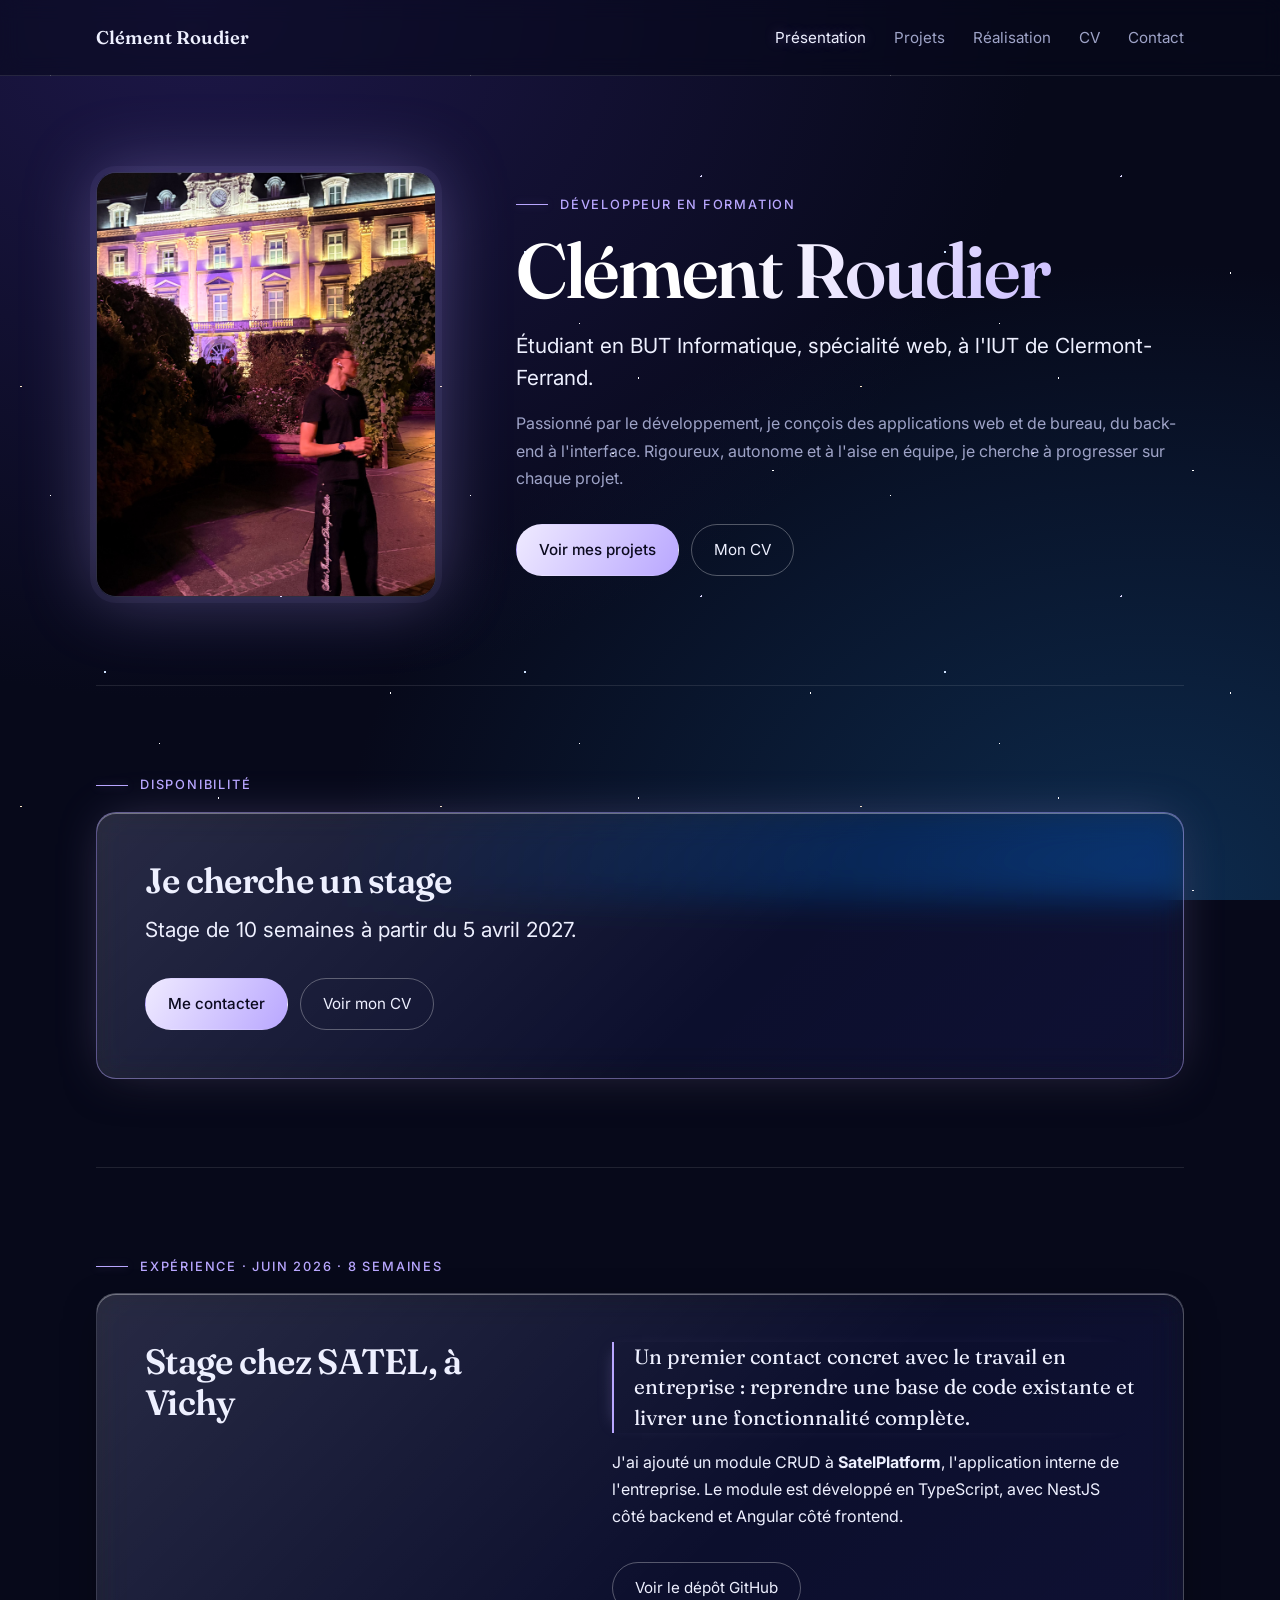
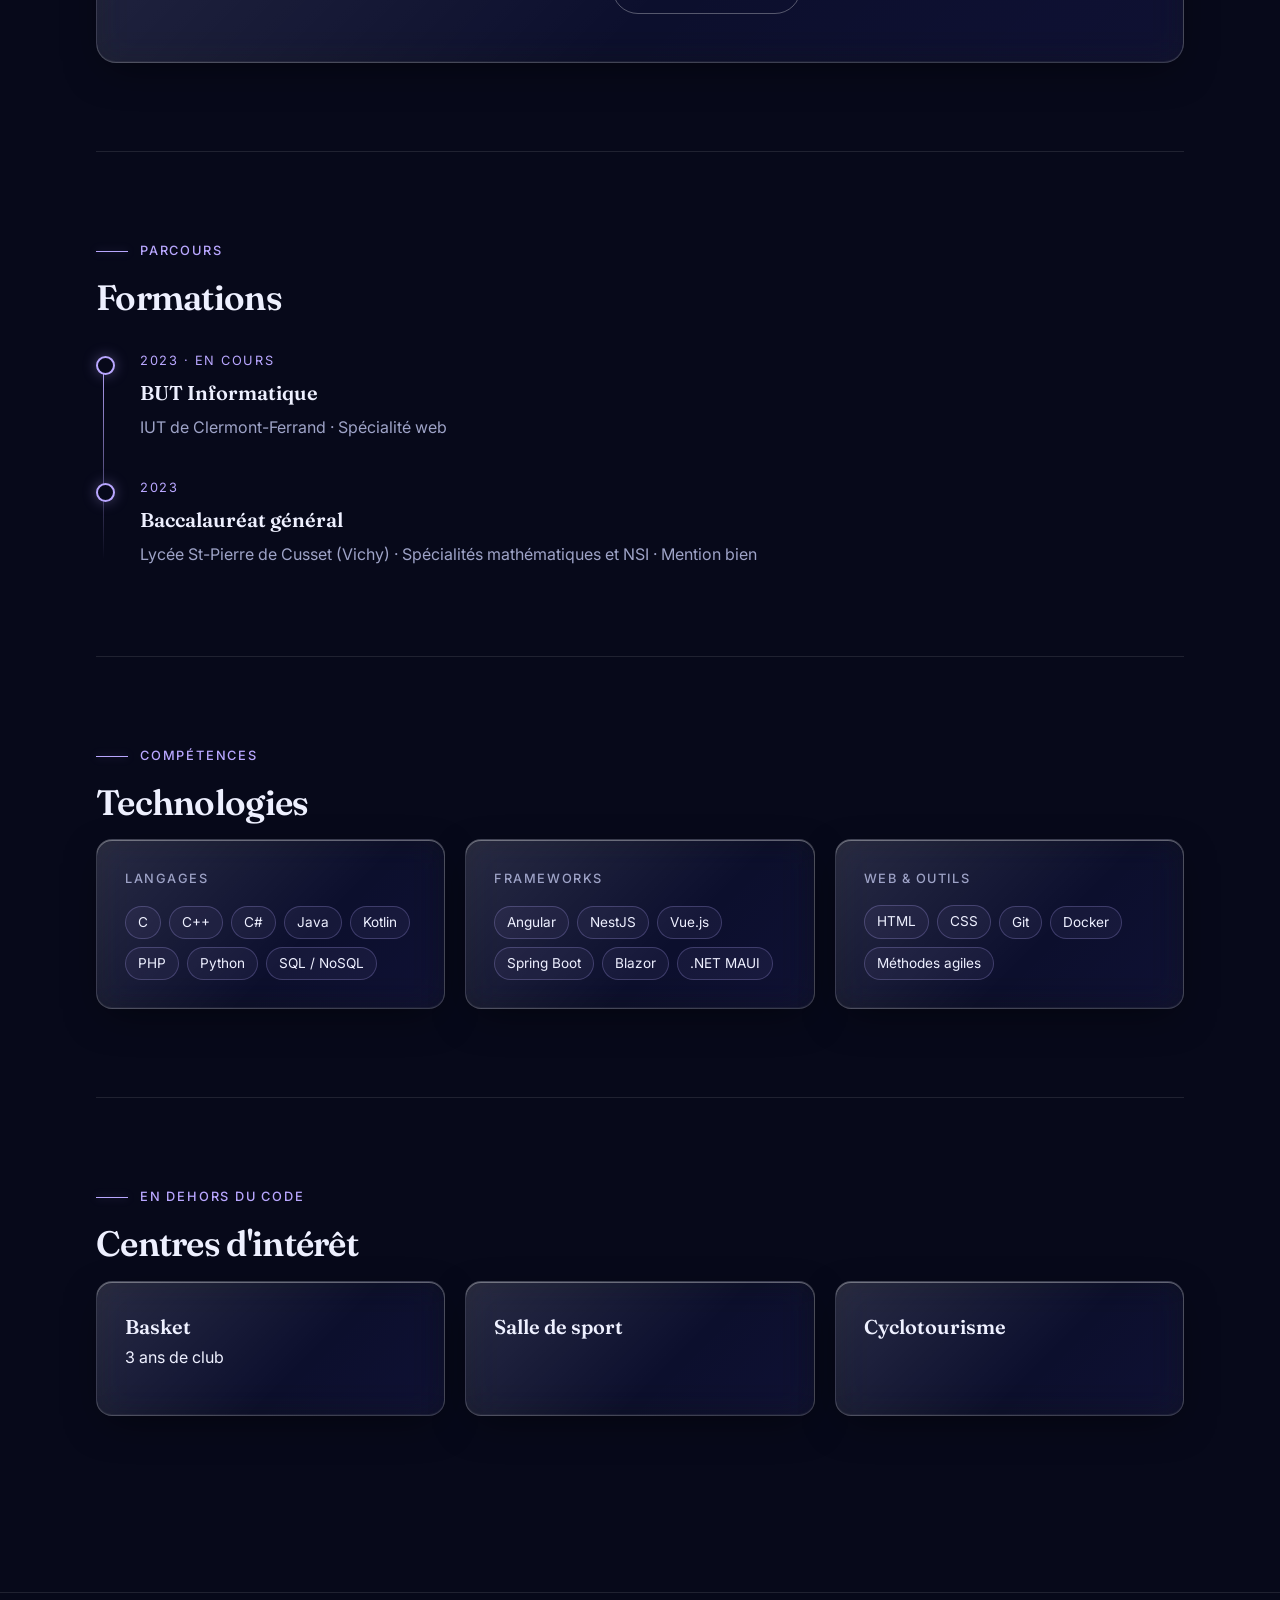
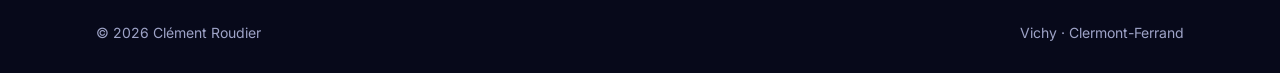
<file: index.html>
<!DOCTYPE html>
<html lang="fr">
<head>
  <meta charset="UTF-8" />
  <meta name="viewport" content="width=device-width, initial-scale=1.0" />
  <title>Clément Roudier — Présentation</title>
  <link rel="preconnect" href="https://fonts.googleapis.com" />
  <link rel="preconnect" href="https://fonts.gstatic.com" crossorigin />
  <link href="https://fonts.googleapis.com/css2?family=Fraunces:wght@600&family=Inter:wght@400;500&display=swap" rel="stylesheet" />
  <link rel="stylesheet" href="style.css" />
</head>
<body>
  <header>
    <div class="wrap">
      <a class="brand" href="index.html">Clément Roudier</a>
      <nav>
        <a href="index.html" aria-current="page">Présentation</a>
        <a href="projets.html">Projets</a>
        <a href="realisation.html">Réalisation</a>
        <a href="cv.html">CV</a>
        <a href="contact.html">Contact</a>
      </nav>
    </div>
  </header>

  <main class="wrap">
    <div class="hero">
      <img class="portrait" src="images/Profil.jpeg" alt="Photo de Clément Roudier" />
      <div>
        <p class="eyebrow">Développeur en formation</p>
        <h1>Clément Roudier</h1>
        <p class="lead">Étudiant en BUT Informatique, spécialité web, à l'IUT de Clermont-Ferrand.</p>
        <p class="muted">
          Passionné par le développement, je conçois des applications web et de bureau, du back-end à l'interface.
          Rigoureux, autonome et à l'aise en équipe, je cherche à progresser sur chaque projet.
        </p>
        <div class="actions">
          <a class="btn btn-solid" href="projets.html">Voir mes projets</a>
          <a class="btn" href="cv.html">Mon CV</a>
        </div>
      </div>
    </div>

    <section>
      <p class="eyebrow">Disponibilité</p>
      <div class="search-card">
        <h2>Je cherche un stage</h2>
        <p class="lead">Stage de 10 semaines à partir du 5 avril 2027.</p>
        <div class="actions">
          <a class="btn btn-solid" href="contact.html">Me contacter</a>
          <a class="btn" href="cv.html">Voir mon CV</a>
        </div>
      </div>
    </section>

    <section>
      <p class="eyebrow">Expérience · Juin 2026 · 8 semaines</p>
      <div class="stage-card">
        <div>
          <h2>Stage chez SATEL, à Vichy</h2>
        </div>
        <div>
          <p class="quote">
            Un premier contact concret avec le travail en entreprise : reprendre une base de code existante et livrer une fonctionnalité complète.
          </p>
          <p>
            J'ai ajouté un module CRUD à <strong>SatelPlatform</strong>, l'application interne de l'entreprise.
            Le module est développé en TypeScript, avec NestJS côté backend et Angular côté frontend.
          </p>
          <div class="actions">
            <a class="btn" href="https://github.com/DiouDD/stage2emeAnnee" target="_blank" rel="noopener">Voir le dépôt GitHub</a>
          </div>
        </div>
      </div>
    </section>

    <section>
      <p class="eyebrow">Parcours</p>
      <h2>Formations</h2>
      <ol class="timeline">
        <li>
          <time>2023 · en cours</time>
          <h3>BUT Informatique</h3>
          <p>IUT de Clermont-Ferrand · Spécialité web</p>
        </li>
        <li>
          <time>2023</time>
          <h3>Baccalauréat général</h3>
          <p>Lycée St-Pierre de Cusset (Vichy) · Spécialités mathématiques et NSI · Mention bien</p>
        </li>
      </ol>
    </section>

    <section>
      <p class="eyebrow">Compétences</p>
      <h2>Technologies</h2>
      <div class="skills-grid">
        <div class="skill-group">
          <h3>Langages</h3>
          <ul class="tags">
            <li>C</li><li>C++</li><li>C#</li><li>Java</li><li>Kotlin</li><li>PHP</li><li>Python</li><li>SQL / NoSQL</li>
          </ul>
        </div>
        <div class="skill-group">
          <h3>Frameworks</h3>
          <ul class="tags">
            <li>Angular</li><li>NestJS</li><li>Vue.js</li><li>Spring Boot</li><li>Blazor</li><li>.NET MAUI</li>
          </ul>
        </div>
        <div class="skill-group">
          <h3>Web &amp; outils</h3>
          <ul class="tags">
            <li>HTML</li><li>CSS</li><li>Git</li><li>Docker</li><li>Méthodes agiles</li>
          </ul>
        </div>
      </div>
    </section>

    <section>
      <p class="eyebrow">En dehors du code</p>
      <h2>Centres d'intérêt</h2>
      <div class="interests">
        <div class="interest">
          <h3>Basket</h3>
          <p>3 ans de club</p>
        </div>
        <div class="interest">
          <h3>Salle de sport</h3>
        </div>
        <div class="interest">
          <h3>Cyclotourisme</h3>
        </div>
      </div>
    </section>
  </main>

  <footer class="site-footer">
    <div class="wrap">
      <span>© 2026 Clément Roudier</span>
      <span>Vichy · Clermont-Ferrand</span>
    </div>
  </footer>
</body>
</html>
</file>
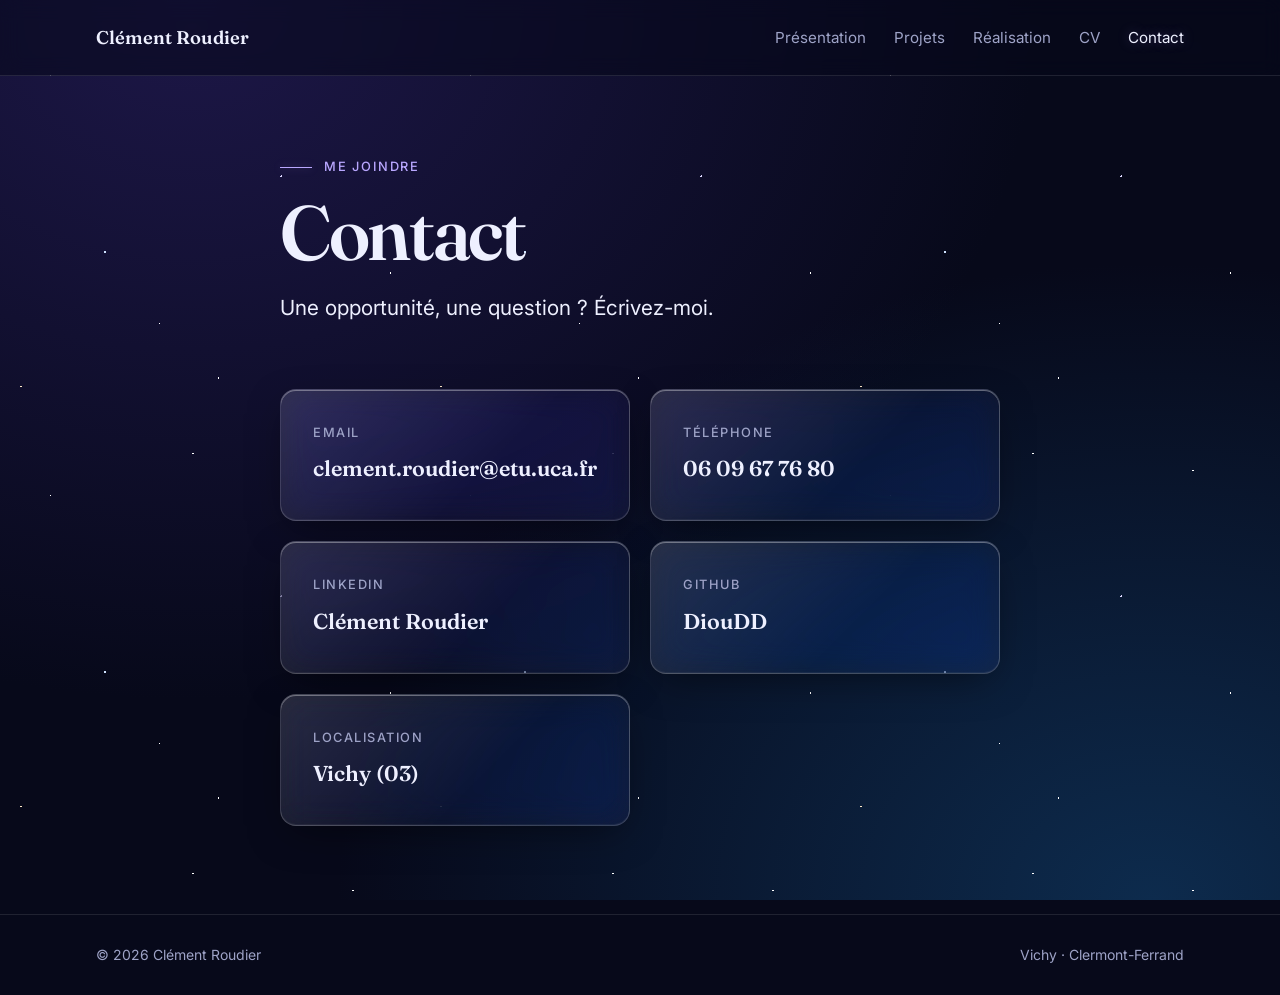
<file: contact.html>
<!DOCTYPE html>
<html lang="fr">
<head>
  <meta charset="UTF-8" />
  <meta name="viewport" content="width=device-width, initial-scale=1.0" />
  <title>Clément Roudier — Contact</title>
  <link rel="preconnect" href="https://fonts.googleapis.com" />
  <link rel="preconnect" href="https://fonts.gstatic.com" crossorigin />
  <link href="https://fonts.googleapis.com/css2?family=Fraunces:wght@600&family=Inter:wght@400;500&display=swap" rel="stylesheet" />
  <link rel="stylesheet" href="style.css" />
</head>
<body>
  <header>
    <div class="wrap">
      <a class="brand" href="index.html">Clément Roudier</a>
      <nav>
        <a href="index.html">Présentation</a>
        <a href="projets.html">Projets</a>
        <a href="realisation.html">Réalisation</a>
        <a href="cv.html">CV</a>
        <a href="contact.html" aria-current="page">Contact</a>
      </nav>
    </div>
  </header>

  <main class="wrap">
    <div class="page-head">
      <p class="eyebrow">Me joindre</p>
      <h1>Contact</h1>
      <p class="lead">Une opportunité, une question ? Écrivez-moi.</p>
    </div>

    <ul class="contact-list">
      <li>
        <span>Email</span>
        <a href="mailto:clement.roudier@etu.fr">clement.roudier@etu.uca.fr</a>
      </li>
      <li>
        <span>Téléphone</span>
        <a href="tel:+33609677680">06 09 67 76 80</a>
      </li>
      <li>
        <span>LinkedIn</span>
        <a href="https://www.linkedin.com/in/cl%C3%A9ment-roudier-2951a0351/" target="_blank" rel="noopener">Clément Roudier</a>
      </li>
      <li>
        <span>GitHub</span>
        <a href="https://github.com/DiouDD" target="_blank" rel="noopener">DiouDD</a>
      </li>
      <li>
        <span>Localisation</span>
        <strong>Vichy (03)</strong>
      </li>
    </ul>
  </main>

  <footer class="site-footer">
    <div class="wrap">
      <span>© 2026 Clément Roudier</span>
      <span>Vichy · Clermont-Ferrand</span>
    </div>
  </footer>
</body>
</html>
</file>
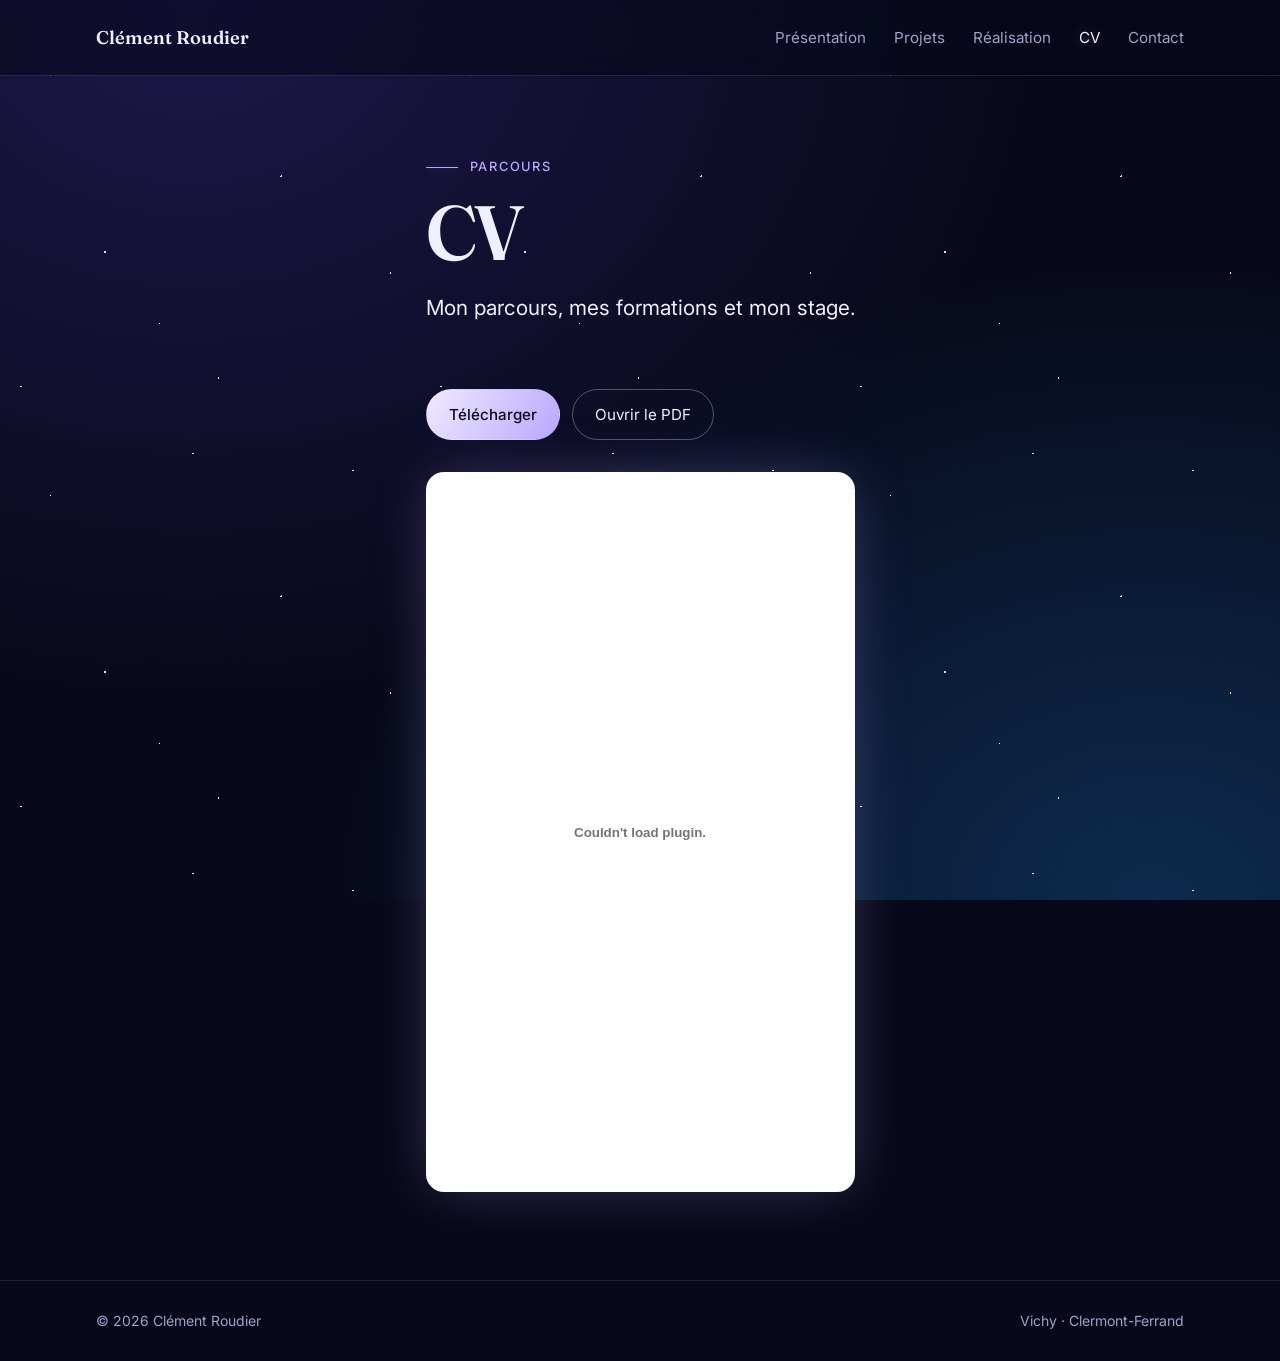
<file: cv.html>
<!DOCTYPE html>
<html lang="fr">
<head>
  <meta charset="UTF-8" />
  <meta name="viewport" content="width=device-width, initial-scale=1.0" />
  <title>Clément Roudier — CV</title>
  <link rel="preconnect" href="https://fonts.googleapis.com" />
  <link rel="preconnect" href="https://fonts.gstatic.com" crossorigin />
  <link href="https://fonts.googleapis.com/css2?family=Fraunces:wght@600&family=Inter:wght@400;500&display=swap" rel="stylesheet" />
  <link rel="stylesheet" href="style.css" />
</head>
<body>
  <header>
    <div class="wrap">
      <a class="brand" href="index.html">Clément Roudier</a>
      <nav>
        <a href="index.html">Présentation</a>
        <a href="projets.html">Projets</a>
        <a href="realisation.html">Réalisation</a>
        <a href="cv.html" aria-current="page">CV</a>
        <a href="contact.html">Contact</a>
      </nav>
    </div>
  </header>

  <main class="wrap">
    <div class="page-head">
      <p class="eyebrow">Parcours</p>
      <h1>CV</h1>
      <p class="lead">Mon parcours, mes formations et mon stage.</p>
    </div>

    <div class="cv-actions">
      <a class="btn btn-solid" href="cv-clement-roudier.pdf" download>Télécharger</a>
      <a class="btn" href="cv-clement-roudier.pdf" target="_blank" rel="noopener">Ouvrir le PDF</a>
    </div>

    <embed class="cv-embed" src="cv-clement-roudier.pdf" type="application/pdf" />
  </main>

  <footer class="site-footer">
    <div class="wrap">
      <span>© 2026 Clément Roudier</span>
      <span>Vichy · Clermont-Ferrand</span>
    </div>
  </footer>
</body>
</html>
</file>
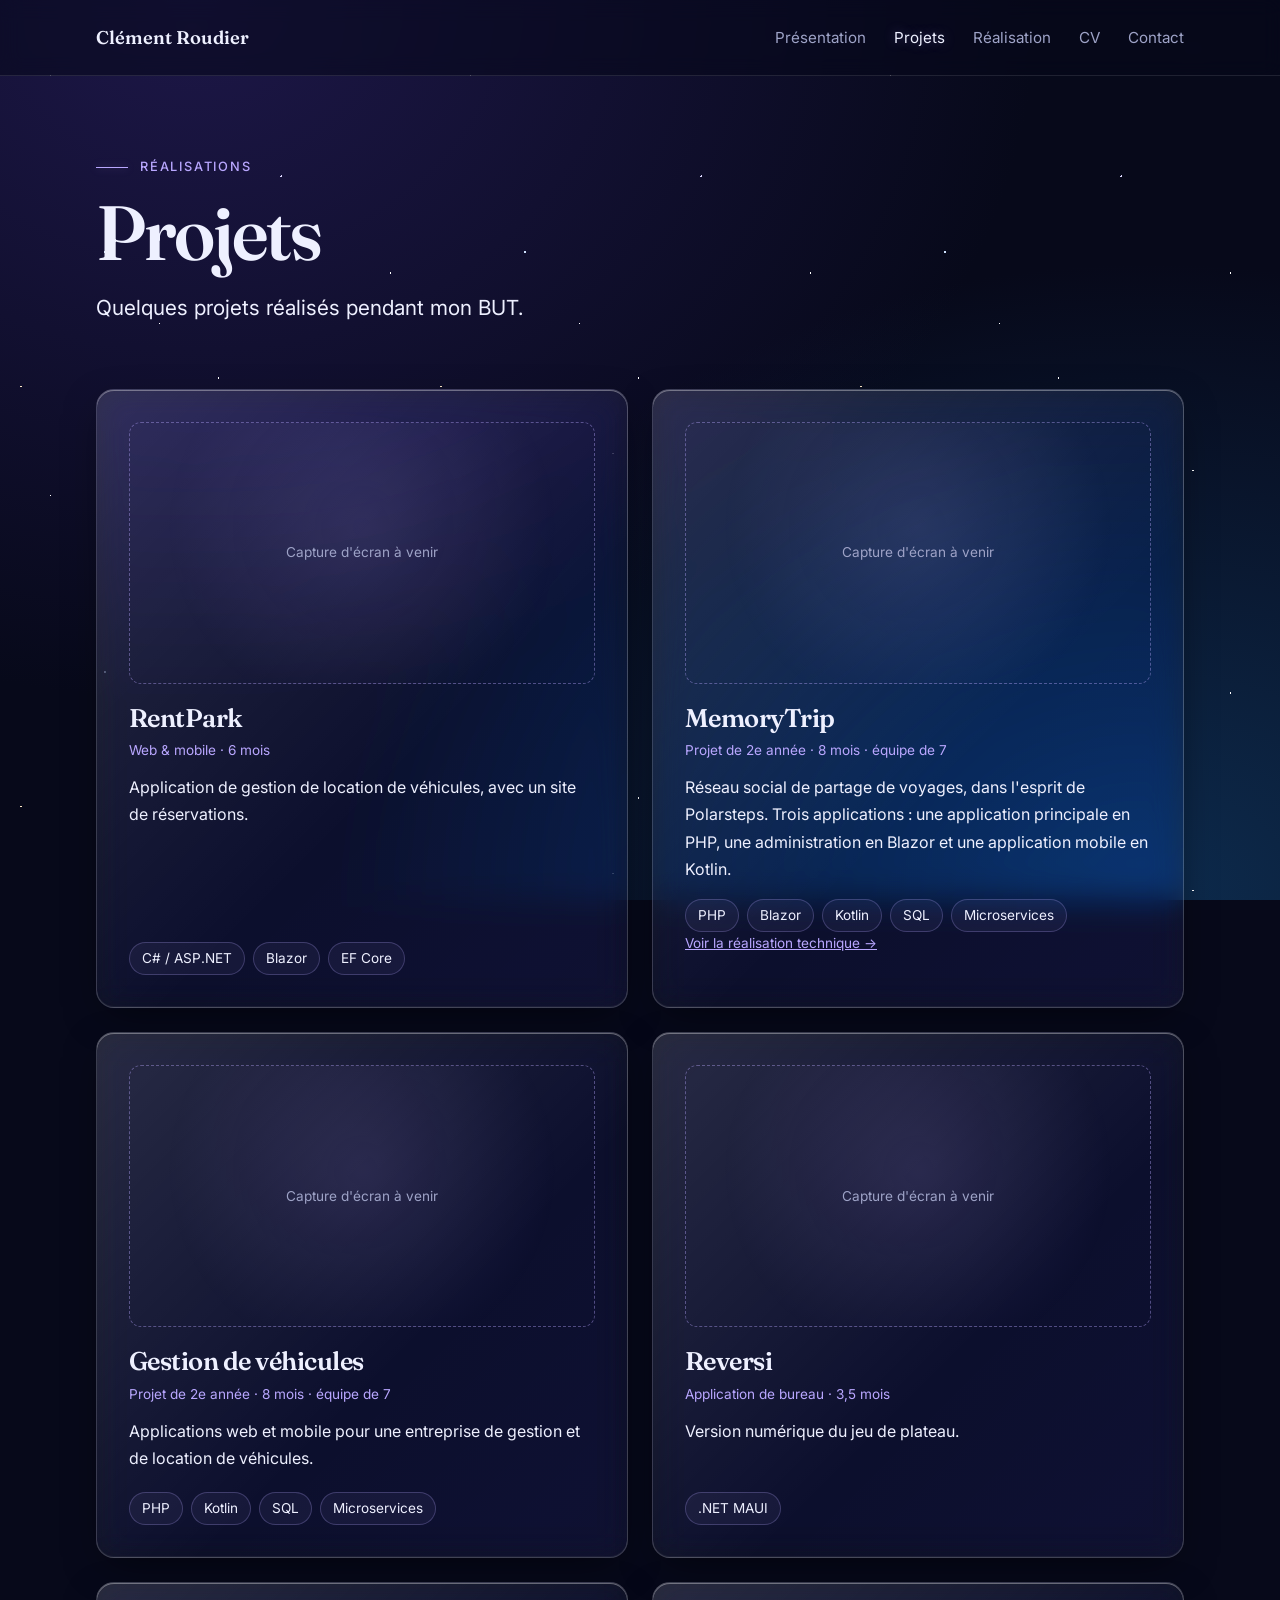
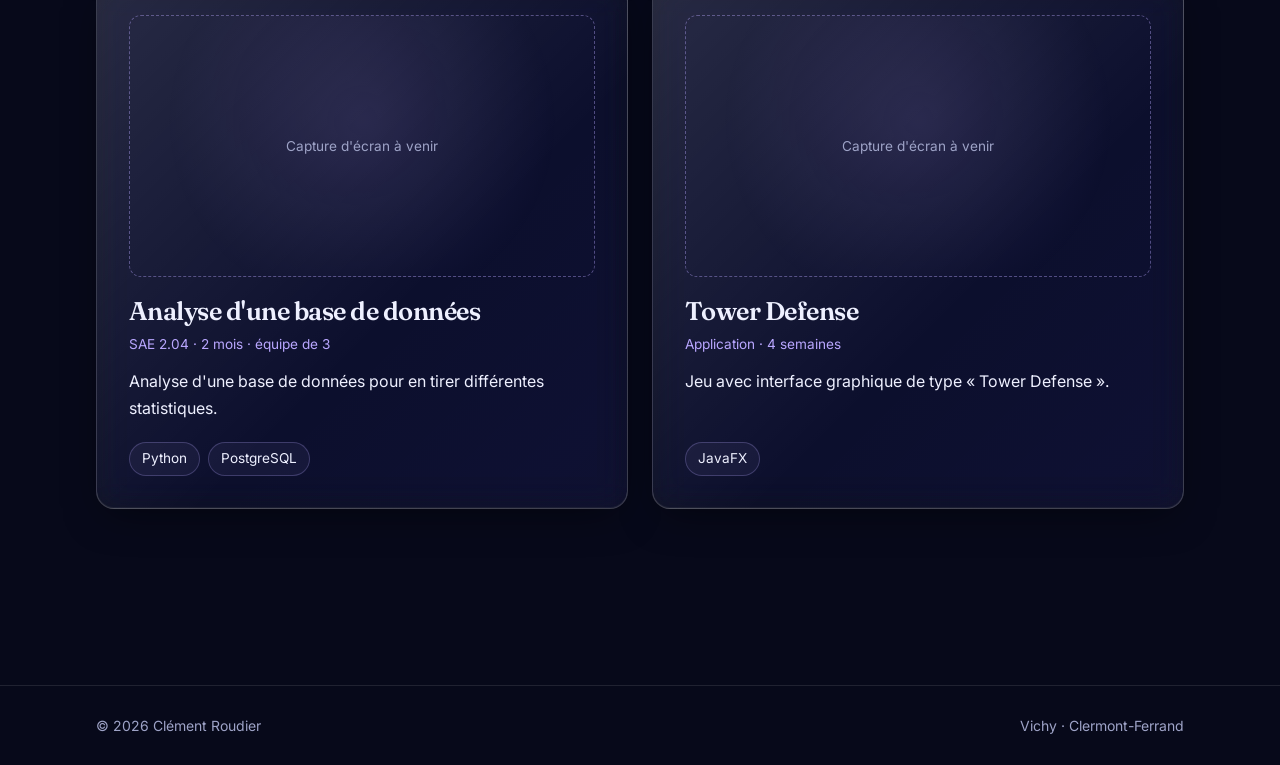
<file: projets.html>
<!DOCTYPE html>
<html lang="fr">
<head>
  <meta charset="UTF-8" />
  <meta name="viewport" content="width=device-width, initial-scale=1.0" />
  <title>Clément Roudier — Projets</title>
  <link rel="preconnect" href="https://fonts.googleapis.com" />
  <link rel="preconnect" href="https://fonts.gstatic.com" crossorigin />
  <link href="https://fonts.googleapis.com/css2?family=Fraunces:wght@600&family=Inter:wght@400;500&display=swap" rel="stylesheet" />
  <link rel="stylesheet" href="style.css" />
</head>
<body>
  <header>
    <div class="wrap">
      <a class="brand" href="index.html">Clément Roudier</a>
      <nav>
        <a href="index.html">Présentation</a>
        <a href="projets.html" aria-current="page">Projets</a>
        <a href="realisation.html">Réalisation</a>
        <a href="cv.html">CV</a>
        <a href="contact.html">Contact</a>
      </nav>
    </div>
  </header>

  <main class="wrap">
    <div class="page-head">
      <p class="eyebrow">Réalisations</p>
      <h1>Projets</h1>
      <p class="lead">Quelques projets réalisés pendant mon BUT.</p>
    </div>

    <section>
      <ul class="projects">
        <li>
          <div class="media-placeholder">Capture d'écran à venir</div>
          <h2 class="project-title">RentPark</h2>
          <p class="meta">Web &amp; mobile · 6 mois</p>
          <p>Application de gestion de location de véhicules, avec un site de réservations.</p>
          <ul class="tags"><li>C# / ASP.NET</li><li>Blazor</li><li>EF Core</li></ul>
        </li>
        <li>
          <div class="media-placeholder">Capture d'écran à venir</div>
          <h2 class="project-title">MemoryTrip</h2>
          <p class="meta">Projet de 2e année · 8 mois · équipe de 7</p>
          <p>Réseau social de partage de voyages, dans l'esprit de Polarsteps. Trois applications : une application principale en PHP, une administration en Blazor et une application mobile en Kotlin.</p>
          <ul class="tags"><li>PHP</li><li>Blazor</li><li>Kotlin</li><li>SQL</li><li>Microservices</li></ul>
          <p class="meta"><a href="realisation.html">Voir la réalisation technique →</a></p>
        </li>
        <li>
          <div class="media-placeholder">Capture d'écran à venir</div>
          <h2 class="project-title">Gestion de véhicules</h2>
          <p class="meta">Projet de 2e année · 8 mois · équipe de 7</p>
          <p>Applications web et mobile pour une entreprise de gestion et de location de véhicules.</p>
          <ul class="tags"><li>PHP</li><li>Kotlin</li><li>SQL</li><li>Microservices</li></ul>
        </li>
        <li>
          <div class="media-placeholder">Capture d'écran à venir</div>
          <h2 class="project-title">Reversi</h2>
          <p class="meta">Application de bureau · 3,5 mois</p>
          <p>Version numérique du jeu de plateau.</p>
          <ul class="tags"><li>.NET MAUI</li></ul>
        </li>
        <li>
          <div class="media-placeholder">Capture d'écran à venir</div>
          <h2 class="project-title">Analyse d'une base de données</h2>
          <p class="meta">SAE 2.04 · 2 mois · équipe de 3</p>
          <p>Analyse d'une base de données pour en tirer différentes statistiques.</p>
          <ul class="tags"><li>Python</li><li>PostgreSQL</li></ul>
        </li>
        <li>
          <div class="media-placeholder">Capture d'écran à venir</div>
          <h2 class="project-title">Tower Defense</h2>
          <p class="meta">Application · 4 semaines</p>
          <p>Jeu avec interface graphique de type « Tower Defense ».</p>
          <ul class="tags"><li>JavaFX</li></ul>
        </li>
      </ul>
    </section>
  </main>

  <footer class="site-footer">
    <div class="wrap">
      <span>© 2026 Clément Roudier</span>
      <span>Vichy · Clermont-Ferrand</span>
    </div>
  </footer>
</body>
</html>
</file>
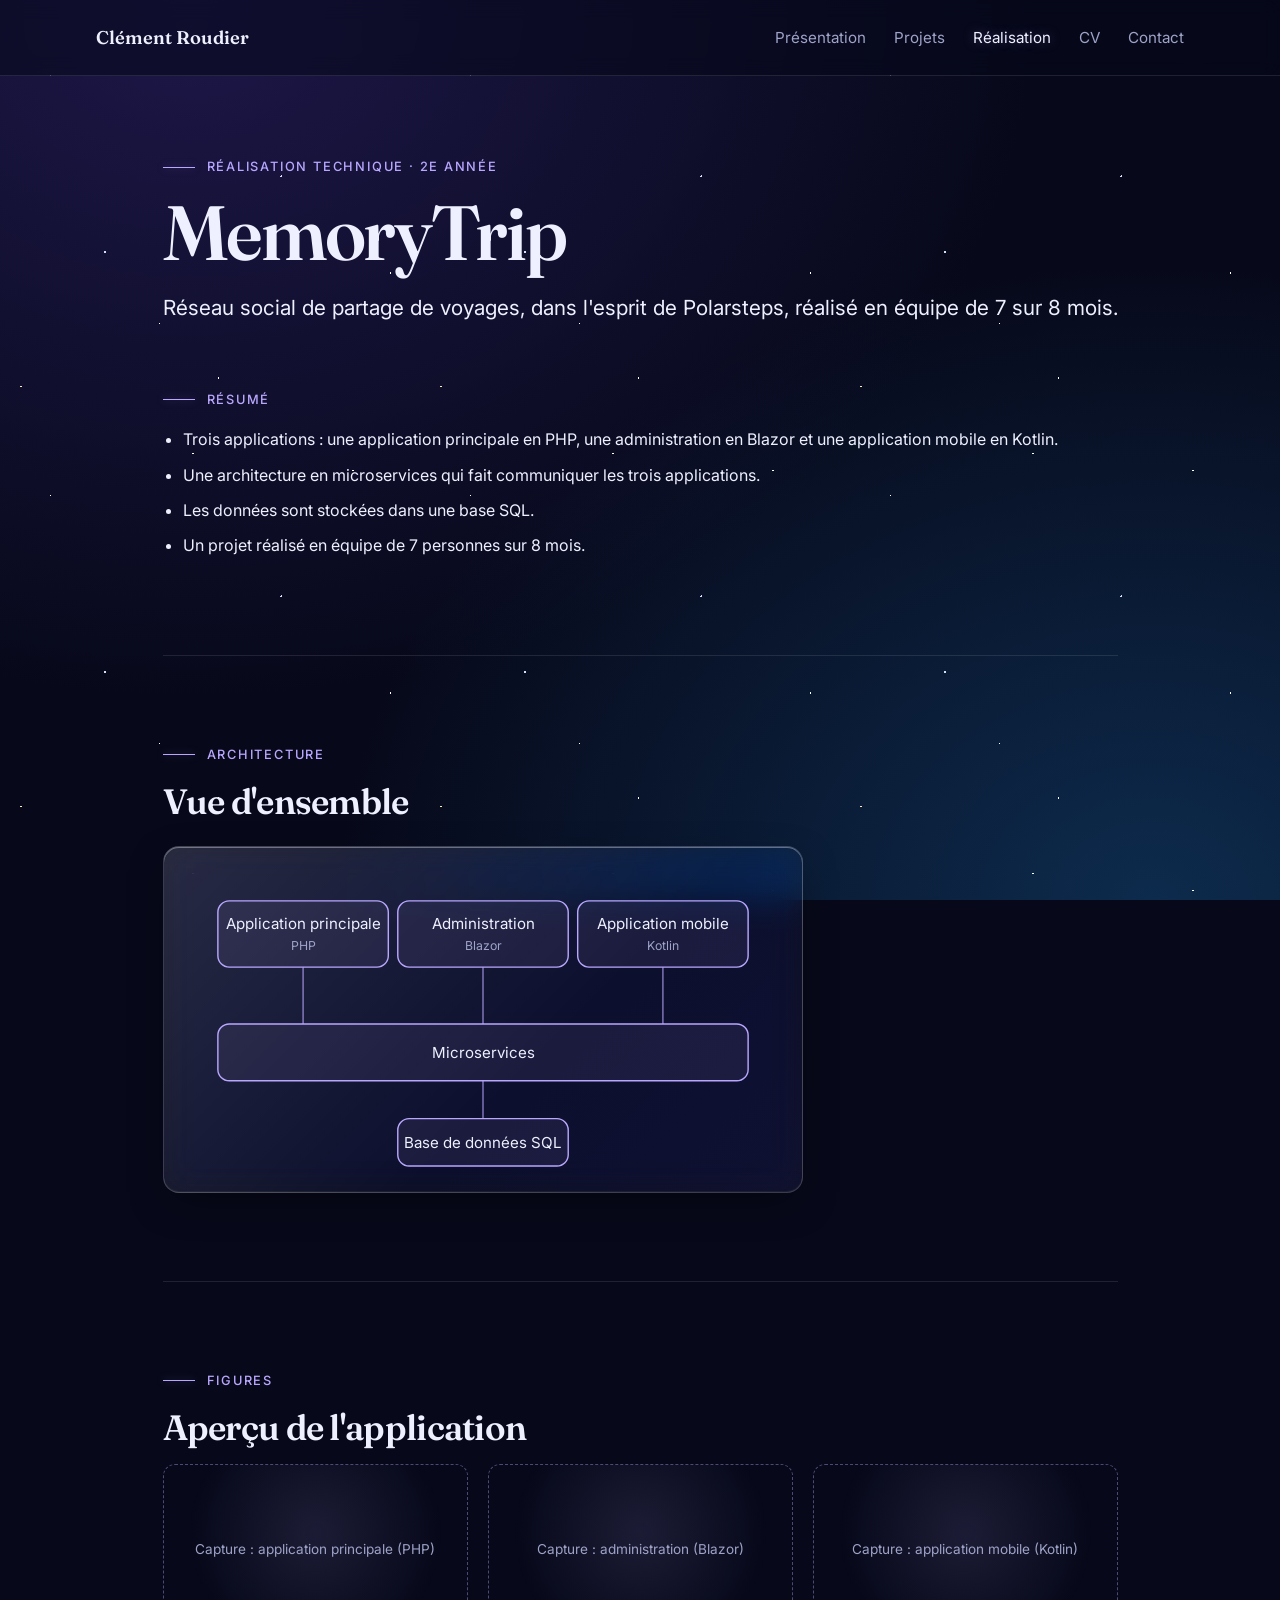
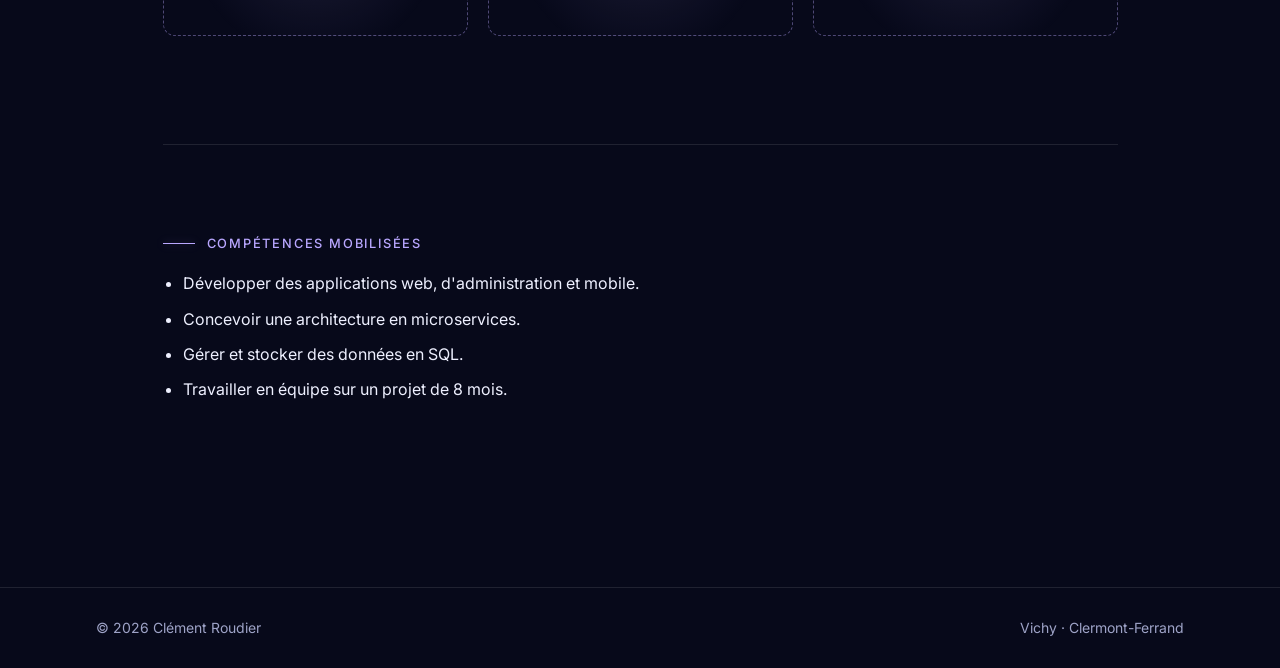
<file: realisation.html>
<!DOCTYPE html>
<html lang="fr">
<head>
  <meta charset="UTF-8" />
  <meta name="viewport" content="width=device-width, initial-scale=1.0" />
  <title>Clément Roudier — Réalisation technique</title>
  <link rel="preconnect" href="https://fonts.googleapis.com" />
  <link rel="preconnect" href="https://fonts.gstatic.com" crossorigin />
  <link href="https://fonts.googleapis.com/css2?family=Fraunces:wght@600&family=Inter:wght@400;500&display=swap" rel="stylesheet" />
  <link rel="stylesheet" href="style.css" />
</head>
<body>
  <header>
    <div class="wrap">
      <a class="brand" href="index.html">Clément Roudier</a>
      <nav>
        <a href="index.html">Présentation</a>
        <a href="projets.html">Projets</a>
        <a href="realisation.html" aria-current="page">Réalisation</a>
        <a href="cv.html">CV</a>
        <a href="contact.html">Contact</a>
      </nav>
    </div>
  </header>

  <main class="wrap">
    <div class="page-head">
      <p class="eyebrow">Réalisation technique · 2e année</p>
      <h1>MemoryTrip</h1>
      <p class="lead">Réseau social de partage de voyages, dans l'esprit de Polarsteps, réalisé en équipe de 7 sur 8 mois.</p>
    </div>

    <section>
      <p class="eyebrow">Résumé</p>
      <ul class="summary">
        <li>Trois applications : une application principale en PHP, une administration en Blazor et une application mobile en Kotlin.</li>
        <li>Une architecture en microservices qui fait communiquer les trois applications.</li>
        <li>Les données sont stockées dans une base SQL.</li>
        <li>Un projet réalisé en équipe de 7 personnes sur 8 mois.</li>
      </ul>
    </section>

    <section>
      <p class="eyebrow">Architecture</p>
      <h2>Vue d'ensemble</h2>
      <svg class="diagram" viewBox="0 0 640 330" role="img" aria-label="Schéma : trois applications reliées à des microservices, eux-mêmes reliés à une base SQL">
        <line x1="130" y1="110" x2="130" y2="170" />
        <line x1="320" y1="110" x2="320" y2="170" />
        <line x1="510" y1="110" x2="510" y2="170" />
        <line x1="320" y1="230" x2="320" y2="270" />

        <rect x="40" y="40" width="180" height="70" rx="12" />
        <text x="130" y="70" text-anchor="middle">Application principale</text>
        <text class="small" x="130" y="92" text-anchor="middle">PHP</text>

        <rect x="230" y="40" width="180" height="70" rx="12" />
        <text x="320" y="70" text-anchor="middle">Administration</text>
        <text class="small" x="320" y="92" text-anchor="middle">Blazor</text>

        <rect x="420" y="40" width="180" height="70" rx="12" />
        <text x="510" y="70" text-anchor="middle">Application mobile</text>
        <text class="small" x="510" y="92" text-anchor="middle">Kotlin</text>

        <rect x="40" y="170" width="560" height="60" rx="12" />
        <text x="320" y="206" text-anchor="middle">Microservices</text>

        <rect x="230" y="270" width="180" height="50" rx="12" />
        <text x="320" y="301" text-anchor="middle">Base de données SQL</text>
      </svg>
    </section>

    <section>
      <p class="eyebrow">Figures</p>
      <h2>Aperçu de l'application</h2>
      <div class="figures">
        <div class="media-placeholder">Capture : application principale (PHP)</div>
        <div class="media-placeholder">Capture : administration (Blazor)</div>
        <div class="media-placeholder">Capture : application mobile (Kotlin)</div>
      </div>
    </section>

    <section>
      <p class="eyebrow">Compétences mobilisées</p>
      <ul class="summary">
        <li>Développer des applications web, d'administration et mobile.</li>
        <li>Concevoir une architecture en microservices.</li>
        <li>Gérer et stocker des données en SQL.</li>
        <li>Travailler en équipe sur un projet de 8 mois.</li>
      </ul>
    </section>
  </main>

  <footer class="site-footer">
    <div class="wrap">
      <span>© 2026 Clément Roudier</span>
      <span>Vichy · Clermont-Ferrand</span>
    </div>
  </footer>
</body>
</html>
</file>
<file: style.css>
/* Thème « ciel étoilé » : nuit bleutée, étoiles scintillantes, cartes en verre */

:root {
  color-scheme: dark;
  --bg: #07091a;
  --surface: rgba(255, 255, 255, 0.04);
  --surface-hover: rgba(255, 255, 255, 0.07);
  --ink: #eef0ff;
  --muted: #9ea3c7;
  --line: rgba(255, 255, 255, 0.1);
  --accent: #b9a7ff;
  --accent-glow: rgba(185, 167, 255, 0.35);
  --serif: "Fraunces", Georgia, "Times New Roman", serif;
  --sans: "Inter", system-ui, -apple-system, "Segoe UI", sans-serif;
}

* { box-sizing: border-box; }

body {
  margin: 0;
  min-height: 100vh;
  display: flex;
  flex-direction: column;
  color: var(--ink);
  font: 400 16px/1.7 var(--sans);
  -webkit-font-smoothing: antialiased;
  overflow-x: hidden;
  background:
    radial-gradient(ellipse at 15% 0%, #1d1748 0%, transparent 55%),
    radial-gradient(ellipse at 90% 100%, #0d2b4d 0%, transparent 50%),
    var(--bg);
  background-attachment: fixed;
}

/* Champ d'étoiles (couches de points, pas d'image) */
body::before {
  content: "";
  position: fixed;
  inset: 0;
  z-index: 0;
  pointer-events: none;
  background-image:
    radial-gradient(1.5px 1.5px at 12% 18%, #fff 50%, transparent 51%),
    radial-gradient(2px 2px at 67% 42%, #dcd6ff 50%, transparent 51%),
    radial-gradient(1.5px 1.5px at 38% 77%, #fff 50%, transparent 51%),
    radial-gradient(1.5px 1.5px at 84% 12%, #fff 50%, transparent 51%),
    radial-gradient(2.5px 2.5px at 25% 60%, #cfe3ff 50%, transparent 51%),
    radial-gradient(1.5px 1.5px at 52% 90%, #fff 50%, transparent 51%),
    radial-gradient(2px 2px at 93% 65%, #fff 50%, transparent 51%),
    radial-gradient(1.5px 1.5px at 5% 92%, #ffe9c7 50%, transparent 51%),
    radial-gradient(1.5px 1.5px at 46% 8%, #fff 50%, transparent 51%);
  background-size: 420px 420px;
  animation: twinkle 6s ease-in-out infinite alternate;
}

/* Étoile filante, une fois de temps en temps */
body::after {
  content: "";
  position: fixed;
  top: 12%;
  left: 0;
  width: 140px;
  height: 1px;
  z-index: 0;
  pointer-events: none;
  background: linear-gradient(90deg, transparent, #fff 80%);
  opacity: 0;
  animation: shoot 11s linear infinite;
}

@keyframes twinkle {
  from { opacity: 0.5; }
  to { opacity: 1; }
}

@keyframes shoot {
  0%, 72% { opacity: 0; transform: translate(0, 0) rotate(-20deg); }
  74% { opacity: 1; }
  82% { opacity: 0; transform: translate(520px, 210px) rotate(-20deg); }
  100% { opacity: 0; transform: translate(520px, 210px) rotate(-20deg); }
}

@media (prefers-reduced-motion: reduce) {
  body::before,
  body::after { animation: none; }
  body::after { display: none; }
}

a { color: var(--accent); }

header,
main,
footer { position: relative; z-index: 1; }

.wrap {
  max-width: 1120px;
  margin: 0 auto;
  padding: 0 16px;
}

/* En-tête */
header {
  position: sticky;
  top: 0;
  z-index: 2;
  background: rgba(7, 9, 26, 0.55);
  backdrop-filter: blur(10px);
  -webkit-backdrop-filter: blur(10px);
  border-bottom: 1px solid var(--line);
}

header .wrap {
  display: flex;
  flex-wrap: wrap;
  justify-content: space-between;
  align-items: center;
  gap: 12px 24px;
  padding-top: 22px;
  padding-bottom: 22px;
}

.brand {
  font-family: var(--serif);
  font-size: 1.15rem;
  font-weight: 600;
  color: var(--ink);
  text-decoration: none;
}

nav a {
  margin-left: 24px;
  color: var(--muted);
  text-decoration: none;
  font-size: 0.95rem;
  transition: color 0.2s ease, text-shadow 0.2s ease;
}

nav a:hover,
nav a[aria-current="page"] {
  color: var(--ink);
  text-shadow: 0 0 12px var(--accent-glow);
}

/* Titres */
h1 {
  font-family: var(--serif);
  font-weight: 600;
  font-size: clamp(2.6rem, 7vw, 4.8rem);
  line-height: 1.02;
  letter-spacing: -0.03em;
  margin: 0 0 20px;
}

h2 {
  font-family: var(--serif);
  font-weight: 600;
  font-size: clamp(1.6rem, 3vw, 2.2rem);
  line-height: 1.15;
  letter-spacing: -0.02em;
  margin: 0 0 16px;
}

p { margin: 0 0 16px; }

.lead {
  font-size: clamp(1.1rem, 2vw, 1.3rem);
  color: var(--ink);
  line-height: 1.55;
}

.muted { color: var(--muted); }

.eyebrow {
  display: flex;
  align-items: center;
  gap: 12px;
  margin: 0 0 16px;
  font-size: 0.8rem;
  font-weight: 500;
  letter-spacing: 0.14em;
  text-transform: uppercase;
  color: var(--accent);
}

.eyebrow::before {
  content: "";
  width: 32px;
  height: 1px;
  background: currentColor;
  box-shadow: 0 0 8px var(--accent-glow);
}

/* Sections */
section {
  padding: 88px 0;
  border-top: 1px solid var(--line);
}

/* Accueil : hero à deux colonnes */
.hero {
  position: relative;
  display: grid;
  grid-template-columns: minmax(0, 1fr);
  gap: 56px;
  align-items: center;
  padding: 96px 0 88px;
}

.hero h1 {
  background: linear-gradient(120deg, #ffffff 30%, var(--accent));
  -webkit-background-clip: text;
  background-clip: text;
  color: transparent;
}

.portrait {
  display: block;
  width: 100%;
  max-width: 340px;
  aspect-ratio: 4 / 5;
  object-fit: cover;
  border-radius: 20px;
  border: 1px solid rgba(255, 255, 255, 0.15);
  box-shadow: 0 0 0 6px rgba(185, 167, 255, 0.06), 0 0 70px var(--accent-glow);
}

.actions {
  display: flex;
  flex-wrap: wrap;
  gap: 12px;
  margin-top: 32px;
}

@media (min-width: 840px) {
  .hero { grid-template-columns: 340px minmax(0, 1fr); gap: 80px; }
}

/* Boutons */
.btn {
  display: inline-block;
  padding: 12px 22px;
  border: 1px solid rgba(255, 255, 255, 0.3);
  border-radius: 999px;
  color: var(--ink);
  text-decoration: none;
  font-size: 0.95rem;
  transition: background 0.2s ease, border-color 0.2s ease, box-shadow 0.2s ease, transform 0.2s ease;
}

.btn:hover {
  border-color: var(--accent);
  box-shadow: 0 0 22px var(--accent-glow);
  transform: translateY(-2px);
}

.btn-solid {
  border-color: transparent;
  background: linear-gradient(120deg, #efeaff, var(--accent));
  color: #0b0a1f;
  font-weight: 500;
}

.btn-solid:hover {
  background: linear-gradient(120deg, #ffffff, var(--accent));
  color: #0b0a1f;
}

/* Stage : grande carte */
.stage-card {
  display: grid;
  gap: 24px;
  padding: 48px;
  background: var(--surface);
  border: 1px solid var(--line);
  border-radius: 20px;
  backdrop-filter: blur(8px);
  -webkit-backdrop-filter: blur(8px);
}

@media (min-width: 840px) {
  .stage-card { grid-template-columns: 1fr 1.3fr; gap: 64px; }
}

.stage-card p:last-child { margin-bottom: 0; }

.quote {
  font-family: var(--serif);
  font-size: 1.3rem;
  line-height: 1.45;
  color: var(--ink);
  border-left: 2px solid var(--accent);
  padding-left: 20px;
  box-shadow: -8px 0 16px -12px var(--accent-glow);
}

/* Compétences */
.skills-grid {
  display: grid;
  grid-template-columns: 1fr;
  gap: 20px;
}

@media (min-width: 640px) {
  .skills-grid { grid-template-columns: repeat(3, 1fr); }
}

.skill-group {
  padding: 28px;
  background: var(--surface);
  border: 1px solid var(--line);
  border-radius: 16px;
}

.skill-group h3 {
  margin: 0 0 16px;
  font-size: 0.8rem;
  font-weight: 500;
  letter-spacing: 0.12em;
  text-transform: uppercase;
  color: var(--muted);
}

.tags {
  display: flex;
  flex-wrap: wrap;
  gap: 8px;
  margin: 0;
  padding: 0;
  list-style: none;
}

.tags li {
  padding: 4px 12px;
  border: 1px solid rgba(185, 167, 255, 0.25);
  border-radius: 999px;
  font-size: 0.85rem;
  background: rgba(185, 167, 255, 0.06);
  color: var(--ink);
}

/* Projets */
.projects {
  display: grid;
  grid-template-columns: 1fr;
  gap: 24px;
  list-style: none;
  margin: 0;
  padding: 0;
}

@media (min-width: 720px) {
  .projects { grid-template-columns: repeat(2, 1fr); }
}

.projects > li {
  display: flex;
  flex-direction: column;
  padding: 32px;
  background: var(--surface);
  border: 1px solid var(--line);
  border-radius: 18px;
  backdrop-filter: blur(8px);
  -webkit-backdrop-filter: blur(8px);
  transition: transform 0.25s ease, border-color 0.25s ease, box-shadow 0.25s ease, background 0.25s ease;
}

.projects > li:hover {
  transform: translateY(-4px);
  border-color: rgba(185, 167, 255, 0.5);
  background: var(--surface-hover);
  box-shadow: 0 0 36px -8px var(--accent-glow);
}

.projects > li p:last-of-type { margin-bottom: 20px; }

.project-title {
  font-family: var(--serif);
  font-size: 1.6rem;
  font-weight: 600;
  margin: 0 0 6px;
}

.meta {
  margin: 0 0 12px;
  font-size: 0.85rem;
  color: var(--accent);
}

.projects .tags { margin-top: auto; }

/* Titre de page */
.page-head {
  padding: 80px 0 48px;
}

.page-head + section { border-top: 0; padding-top: 0; }

/* CV */
.cv-embed {
  display: block;
  width: 100%;
  height: 80vh;
  min-height: 520px;
  border: 1px solid var(--line);
  border-radius: 18px;
  background: #fff;
  box-shadow: 0 0 60px -12px var(--accent-glow);
}

.cv-actions { display: flex; flex-wrap: wrap; gap: 12px; margin-bottom: 32px; }

/* Contact */
.contact-list {
  display: grid;
  grid-template-columns: 1fr;
  gap: 20px;
  list-style: none;
  margin: 0;
  padding: 0;
}

@media (min-width: 640px) {
  .contact-list { grid-template-columns: repeat(2, 1fr); }
}

.contact-list li {
  padding: 32px;
  background: var(--surface);
  border: 1px solid var(--line);
  border-radius: 16px;
  backdrop-filter: blur(8px);
  -webkit-backdrop-filter: blur(8px);
}

.contact-list span {
  display: block;
  margin-bottom: 8px;
  font-size: 0.8rem;
  font-weight: 500;
  letter-spacing: 0.12em;
  text-transform: uppercase;
  color: var(--muted);
}

.contact-list a,
.contact-list strong {
  font-family: var(--serif);
  font-size: 1.35rem;
  font-weight: 600;
  color: var(--ink);
  text-decoration: none;
  word-break: break-word;
}

.contact-list a:hover {
  color: var(--accent);
  text-shadow: 0 0 14px var(--accent-glow);
}

/* Pied de page */
footer {
  border-top: 1px solid var(--line);
  padding: 28px 0;
  font-size: 0.875rem;
  color: var(--muted);
}

footer .wrap {
  display: flex;
  flex-wrap: wrap;
  justify-content: space-between;
  gap: 8px 24px;
}

main.wrap { flex: 1; padding-bottom: 88px; }

/* Frise du parcours */
.timeline {
  position: relative;
  list-style: none;
  margin: 32px 0 0;
  padding: 0;
}

.timeline::before {
  content: "";
  position: absolute;
  left: 7px;
  top: 8px;
  bottom: 8px;
  width: 1px;
  background: linear-gradient(var(--accent), transparent);
}

.timeline li {
  position: relative;
  padding: 0 0 36px 44px;
}

.timeline li:last-child { padding-bottom: 0; }

.timeline li::before {
  content: "";
  position: absolute;
  left: 0;
  top: 6px;
  width: 15px;
  height: 15px;
  border-radius: 50%;
  background: var(--bg);
  border: 2px solid var(--accent);
  box-shadow: 0 0 14px var(--accent-glow);
}

.timeline time {
  display: block;
  margin-bottom: 4px;
  font-size: 0.8rem;
  letter-spacing: 0.12em;
  text-transform: uppercase;
  color: var(--accent);
}

.timeline h3 {
  margin: 0 0 4px;
  font-family: var(--serif);
  font-size: 1.25rem;
  font-weight: 600;
}

.timeline p {
  margin: 0;
  color: var(--muted);
}

/* Centres d'intérêt */
.interests {
  display: grid;
  grid-template-columns: 1fr;
  gap: 20px;
}

@media (min-width: 640px) {
  .interests { grid-template-columns: repeat(3, 1fr); }
}

.interest {
  padding: 28px;
  background: var(--surface);
  border: 1px solid var(--line);
  border-radius: 16px;
}

.interest h3 {
  margin: 0;
  font-family: var(--serif);
  font-size: 1.25rem;
  font-weight: 600;
}

/* Recherche de stage */
.search-card {
  padding: 48px;
  background: var(--surface);
  border: 1px solid rgba(185, 167, 255, 0.4);
  border-radius: 20px;
  box-shadow: 0 0 50px -14px var(--accent-glow);
}

.search-card h2 { margin-bottom: 12px; }

/* Réalisation technique */
.summary {
  margin: 0;
  padding-left: 20px;
  color: var(--ink);
}

.summary li { margin-bottom: 8px; }

.diagram {
  display: block;
  width: 100%;
  max-width: 640px;
  height: auto;
  margin-top: 24px;
  padding: 16px;
  background: var(--surface);
  border: 1px solid var(--line);
  border-radius: 16px;
}

.diagram rect {
  fill: rgba(185, 167, 255, 0.08);
  stroke: var(--accent);
  stroke-width: 1.5;
}

.diagram line {
  stroke: var(--accent);
  stroke-width: 1.5;
  opacity: 0.7;
}

.diagram text {
  fill: var(--ink);
  font-family: var(--sans);
  font-size: 16px;
}

.diagram text.small {
  fill: var(--muted);
  font-size: 13px;
}

.figures {
  display: grid;
  grid-template-columns: 1fr;
  gap: 20px;
}

@media (min-width: 720px) {
  .figures { grid-template-columns: repeat(3, 1fr); }
}

/* Emplacement de capture (à remplacer par une image) */
.media-placeholder {
  display: flex;
  align-items: center;
  justify-content: center;
  aspect-ratio: 16 / 9;
  margin: 0 0 20px;
  border: 1px dashed rgba(185, 167, 255, 0.4);
  border-radius: 12px;
  color: var(--muted);
  font-size: 0.85rem;
  background: radial-gradient(circle at 50% 40%, rgba(185, 167, 255, 0.12), transparent 70%);
}

@media (max-width: 480px) {
  .search-card { padding: 28px; }
}

@media (max-width: 480px) {
  nav a { margin-left: 0; margin-right: 18px; }
  .stage-card { padding: 28px; }
  .projects > li { padding: 24px; }
}

/* Effet liquid glass : toutes les cartes partagent ce style */
.stage-card,
.search-card,
.skill-group,
.interest,
.projects > li,
.projects > li:hover,
.contact-list li,
.diagram {
  background: linear-gradient(135deg, rgba(255, 255, 255, 0.14), rgba(255, 255, 255, 0.03) 60%, rgba(185, 167, 255, 0.06));
  border: 1px solid rgba(255, 255, 255, 0.18);
  backdrop-filter: blur(16px) saturate(180%);
  -webkit-backdrop-filter: blur(16px) saturate(180%);
  box-shadow:
    inset 0 1px 0 rgba(255, 255, 255, 0.35),
    inset 0 -1px 0 rgba(255, 255, 255, 0.05),
    0 12px 40px -12px rgba(0, 0, 0, 0.55);
}

.search-card {
  border-color: rgba(185, 167, 255, 0.45);
  box-shadow:
    inset 0 1px 0 rgba(255, 255, 255, 0.35),
    0 0 50px -14px var(--accent-glow),
    0 12px 40px -12px rgba(0, 0, 0, 0.55);
}

.projects > li:hover {
  border-color: rgba(185, 167, 255, 0.6);
  box-shadow:
    inset 0 1px 0 rgba(255, 255, 255, 0.35),
    0 0 36px -8px var(--accent-glow),
    0 12px 40px -12px rgba(0, 0, 0, 0.55);
}
</file>
